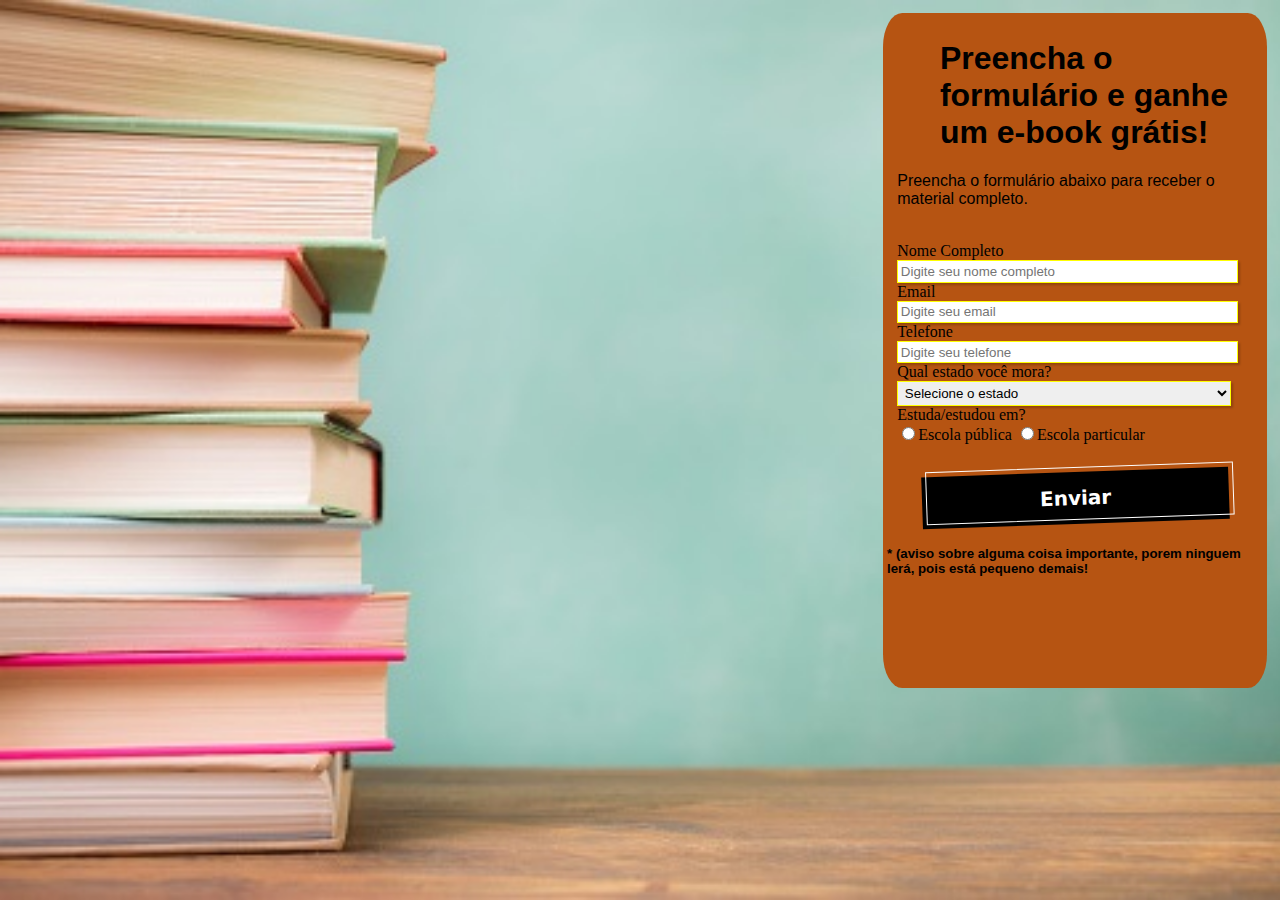
<file: index.html>
<!DOCTYPE html>
<html lang="pt-br">
<head>
    <meta charset="UTF-8">
    <meta http-equiv="X-UA-Compatible" content="IE=edge">
    <meta name="viewport" content="width=device-width, initial-scale=1.0">
    <link rel="stylesheet" href="css/style.css">
    <title>E-book redação nota 1000</title>
</head>
<body>
    <div id="container-imagem">
<header>
</header>

<aside id="barra_lateral">
    
    <form>
            <fieldset class="grupo">
                <div>
                    <h1 id="titulo">Preencha o formulário e ganhe um e-book grátis!</h1>
                    <p id="subtitulo"> Preencha o formulário abaixo para receber o material completo.</p>
                    <br>
                </div>

            <div class="campo">
                <label>Nome Completo</label>
                <input type="text" placeholder="Digite seu nome completo" name="Nome Completo" id="nome_completo" required>
            </div>
            <div class="campo">
                <label>Email</label>
                <input type="email" placeholder="Digite seu email" name="Email" id="email" required>    
            </div>
            <div class="campo" required>
                <label>Telefone</label>
                <input type="tel" placeholder="Digite seu telefone" name="Telefone" id="telefone" required>    
            </div>            
            <label>Qual estado você mora?</label>
            <div class="campo">
                <label>
                    <select id="uf" required>
                        <option selected disabled value="">Selecione o estado</option>
                        <option value="AC">Acre</option>
                        <option value="AL">Alagoas</option>
                        <option value="AP">Amapá</option>
                        <option value="AM">Amazonas</option>
                        <option value="BA">Bahia</option>
                        <option value="CE">Ceará</option>
                        <option value="DF">Distrito Federal</option>
                        <option value="ES">Espírito Santo</option>
                        <option value="GO">Goiás</option>
                        <option value="MA">Maranhão</option>
                        <option value="MT">Mato Grosso</option>
                        <option value="MS">Mato Grosso do Sul</option>
                        <option value="MG">Minas Gerais</option>
                        <option value="PA">Pará</option>
                        <option value="PB">Paraíba</option>
                        <option value="PR">Paraná</option>
                        <option value="PE">Pernambuco</option>
                        <option value="PI">Piauí</option>
                        <option value="RJ">Rio de Janeiro</option>
                        <option value="RN">Rio Grande do Norte</option>
                        <option value="RS">Rio Grande do Sul</option>
                        <option value="RO">Rondônia</option>
                        <option value="RR">Roraima</option>
                        <option value="SC">Santa Catarina</option>
                        <option value="SP">São Paulo</option>
                        <option value="SE">Sergipe</option>
                        <option value="TO">Tocantins</option>
                    </select>
            <div class="campo" required>
                <label>Estuda/estudou em?</label>
                <br>
                <label>
                    <input type="radio" name="Escola pública" value="">Escola pública
                </label>
                <label>
                    <input type="radio" name="Escola particular" value="">Escola particular
                </label>
            </div>
        </fieldset>
        <br>
        <button class="button-53" role="button">Enviar</button>
        <div>
            <h5 id="aviso">* (aviso sobre alguma coisa importante, porem ninguem lerá, pois está pequeno demais!</h5>
        </div>
    </form>
</aside>
    </div>
</body>
</html>
</file>
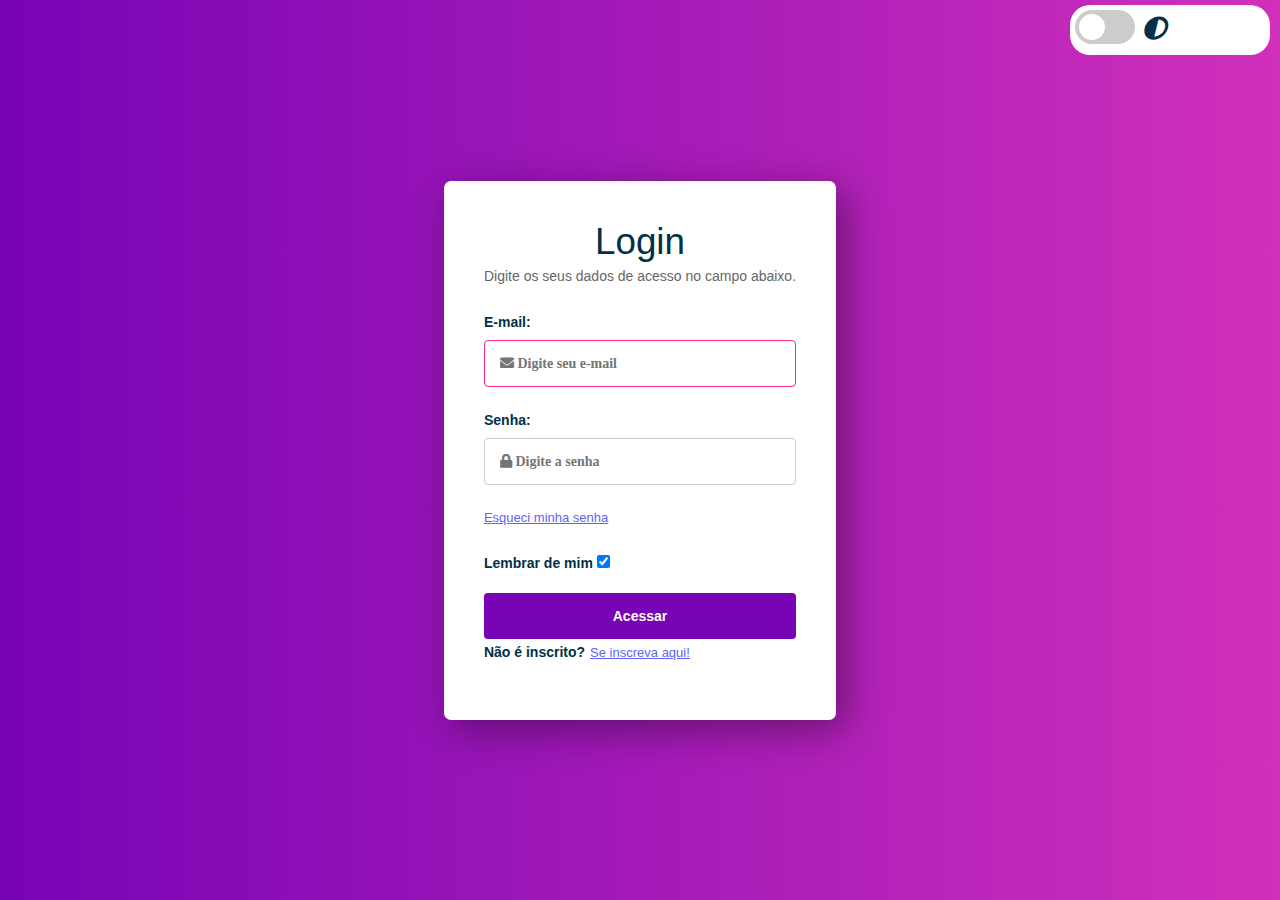
<file: login.html>
<!DOCTYPE html>
<html lang="pt-BR">
<head>
    <meta charset="UTF-8">
    <meta http-equiv="X-UA-Compatible" content="IE=edge">
    <meta name="viewport" content="width=device-width, initial-scale=1.0">
    <title>Login</title>
    <link rel="stylesheet" href="https://cdnjs.cloudflare.com/ajax/libs/font-awesome/5.15.2/css/all.min.css">
    <link rel="stylesheet" href="css/login.css" id="style">
</head>
<body>
    <div class="page">
        <section class="acessibilidade">
            <div>
                <label class="switch">
                    <input type="checkbox" id="btn-mododark" onclick= "colorMode(this.value)">
                    <span class="slider round"></span>
                  </label>
            </div>
            <i id="idark" class="fa-solid fa-circle-half-stroke" >&#xf042</i>
            <i id="itt" class="fa-solid fa-text-size fa-beat">&#xf894</i>
        </section>
        <form action="" method="POST" class="formLogin">
            <h1 id="login">Login</h1>
            <p>Digite os seus dados de acesso no campo abaixo.</p>
            <label for="email">E-mail:</label>
            <input type="email" style="font-family: 'Font Awesome 5 Free'; font-weight: 700;" name= 'email' placeholder="&#xf0e0 Digite seu e-mail" autofocus="true" />
            <label for="password">Senha:</label> 
            <input type="password" style="font-family: 'Font Awesome 5 Free'; font-weight:700" 700; name='password' placeholder="&#xf023 Digite a senha"/>
            <a class="esqueci" href="/">Esqueci minha senha</a>
            <div class="remember">
            <label for="lembrar"> Lembrar de mim</label>
            <input type="checkbox" checked/>
            </div>
            <input type="submit" value="Acessar" class="btn" />
            <div class="naoinscrito">
            <label> Não é inscrito? </label>
            <a href="/"> Se inscreva aqui!</a>
            </div>
            <script src="main.js"></script>
        </form>
    </div>
    
</body>
</html>
</file>
<file: css/style.css>
aside{
    position: absolute;
    width: 30%;
    height: 75%;
    top:auto;
    border-radius: 5%;
    margin-top: 1%;
    right: 0%;
    margin-right: 1%;

    background-color: #b65412;
}

#titulo{
    font-family: sans-serif;
    color: #000000;
    margin-left: 7%;
    left: 50%;
    padding-left: 5%;
}

#subtitulo{
    font-family: sans-serif;
    color: #000000;
    margin-left: auto;
    padding-left: auto;
}

fieldset{
    border-style: none;
}

body {
    margin: 0;
}
        
#container-imagem {
    position: relative;
    height: 100vh;
    width: 100vw;
    /* adicionando imagem de fundo */
    background: url('img/background.jpg');
    background-size: cover;
    background-attachment: scroll;
}

.campo input[type="text"], .campo input[type="email"], .campo input[type="tel"], .campo select, .campo textarea {
    width: 25em;
    height: auto;
    padding: 0.2em;
    border: 1px solid yellow;
    box-shadow: 2px 2px 2px rgba(0, 0, 0, 0.2);
    display: block; 
}

.campo input[type="tel"] {
    width: 25em;
    height: auto;
    padding: 0.2em;
    border: 1px solid yellow;
    box-shadow: 2px 2px 2px rgba(0, 0, 0, 0.2);
    display: block; 
}

.campo select option{
    padding-right: 1em;
}

.campo input:focus, .campo select:focus, .campo textarea:focus {
    background: #f0f8ff;
}    
#aviso{
    font-family: sans-serif;
    font-style: normal;
    margin-left: 1%;
}
.button-53 {
    background-color: black;
    border: 0 solid #E5E7EB;
    box-sizing: border-box;
    color: white;
    display: flex;
    font-family: ui-sans-serif,system-ui,-apple-system,system-ui,"Segoe UI",Roboto,"Helvetica Neue",Arial,"Noto Sans",sans-serif,"Apple Color Emoji","Segoe UI Emoji","Segoe UI Symbol","Noto Color Emoji";
    font-size: 1rem;
    font-weight: 700;
    justify-content: center;
    line-height: 1.75rem;
    padding: .75rem 1.65rem;
    position: relative;
    text-align: center;
    text-decoration: none #000000 solid;
    text-decoration-thickness: auto;
    width: 80%;
    max-width: 460px;
    position: relative;
    left: 10%;
    cursor: pointer;
    transform: rotate(-2deg);
    user-select: none;
    -webkit-user-select: none;
    touch-action: manipulation;
  }
  
  .button-53:focus {
    outline: 0;
  }
  
  .button-53:after {
    content: '';
    position: absolute;
    border: 1px solid white;
    bottom: 4px;
    left: 4px;
    width: calc(100% - 1px);
    height: calc(100% - 1px);
  }
  
  .button-53:hover:after {
    bottom: 2px;
    left: 2px;
  }
  
  @media (min-width: 768px) {
    .button-53 {
      padding: .75rem 3rem;
      font-size: 1.25rem;
    }
  }
</file>
<file: css/login.css>
@import url('toggle.css');

*{
    margin: 0px;
    padding: 0px;
}
body {
    font-family: 'Inter', sans-serif;
    margin: 0;
    padding: 0;
    color: #023047
}

.acessibilidade{
    display: flex;
    flex-direction: row;
    position: absolute;
    width: 200px;
    height: 50px;
    top: 0;
    right: 0;
    margin: 5px 10px;
    border-radius: 20px;
    background-color: #fff;
}
#idark{
    display: flex;
    flex-direction: row;
    position: relative;
    font-family: 'Font Awesome 5 Free'; 
    font-weight: 700;
    font-size: x-large;
    margin: 10px 2px;
}
#itt{
    display: flex;
    flex-direction: row;
    position: relative;
    font-family: 'Font Awesome 5 Free'; 
    font-weight: 700;
    font-size: x-large;
    margin: 10px 10px;
}

#login{
    text-align: center;
}
.page{
    display: flex;
    align-items: center;
    align-content: center;
    justify-content: center;
    width: 100%;
    height: 100vh;
    background-image: linear-gradient(to right, rgb(119, 4, 181), rgb(208, 48, 187));
}

.formLogin {
    display: flex;
    flex-direction: column;
    background-color: #fff;
    border-radius: 7px;
    padding: 40px;
    box-shadow: 10px 10px 40px rgba(0, 0, 0, 0.4);
    gap: 5px
}

.areaLogin img {
    width: 420px;
}

.formLogin h1 {
    padding: 0;
    margin: 0;
    font-weight: 500;
    font-size: 2.3em;
}

.formLogin p {
    display: inline-block;
    font-size: 14px;
    color: #666;
    margin-bottom: 25px;
}

.formLogin input {
    padding: 15px;
    font-size: 14px;
    border: 1px solid #ccc;
    margin-bottom: 20px;
    margin-top: 5px;
    border-radius: 4px;
    transition: all linear 160ms;
    outline: none;
}


.formLogin input:focus {
    border: 1px solid #f72585;
}

.formLogin label {
    font-size: 14px;
    font-weight: 600;
}

.formLogin a {
    display: inline-block;
    margin-bottom: 20px;
    font-size: 13px;
    color: rgb(98, 98, 250);
    transition: all linear 160ms;
}

.formLogin a:hover {
    color: #f72585;
}

.btn {
    background-color: rgb(119, 4, 181);
    color: #fff;
    font-size: 14px;
    font-weight: 600;
    border: none !important;
    transition: all linear 160ms;
    cursor: pointer;
    margin: 0 !important;

}

.btn:hover {
    transform: scale(1.05);
    background-color: rgb(208, 48, 187);
}

.naoinscrito{
    display: flex;
    align-items: baseline;
    content: space-between;
}
.naoinscrito > a{
    margin-left: 5px;
}
</file>
